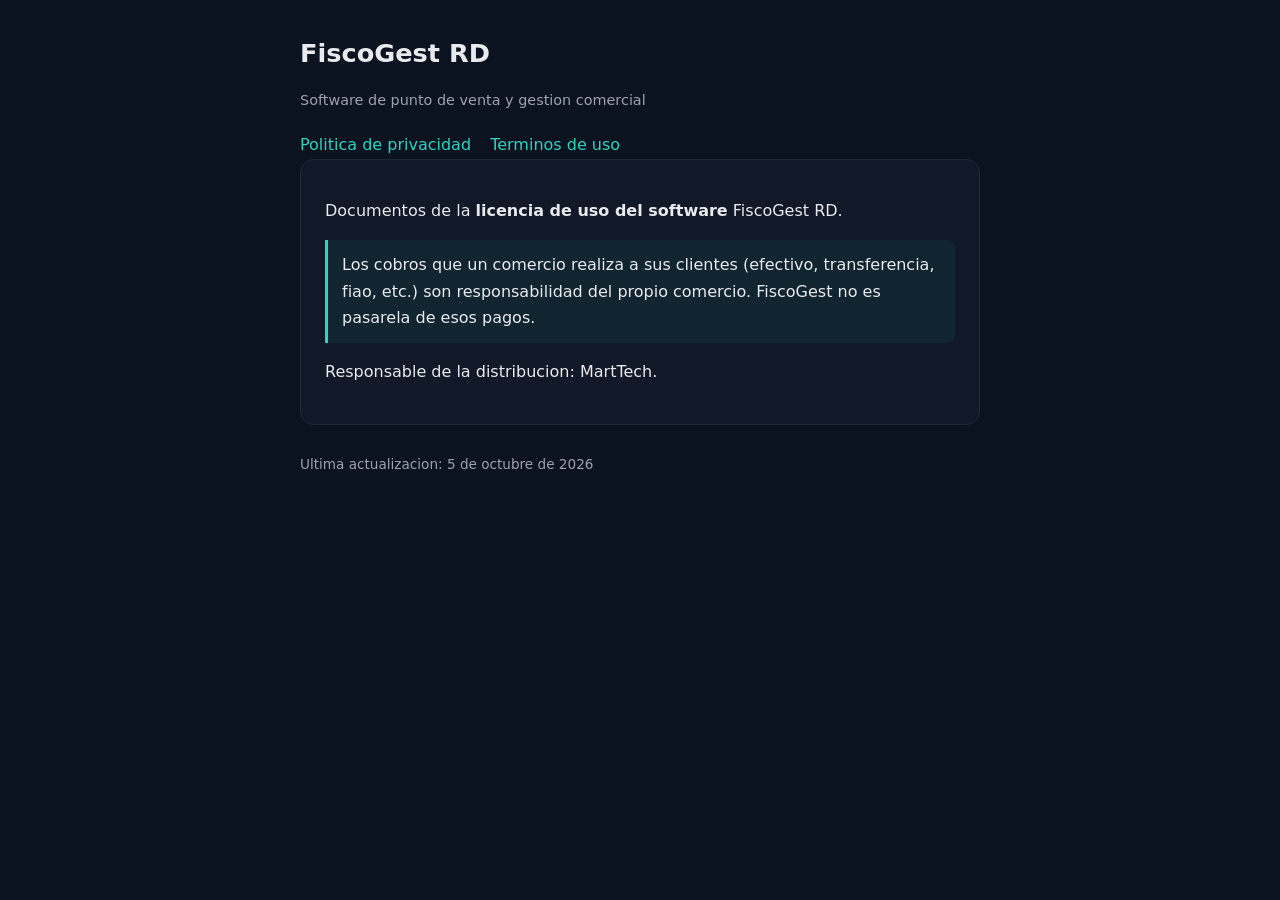
<file: index.html>
<!DOCTYPE html>
<html lang="es">
<head>
  <meta charset="utf-8" />
  <meta name="viewport" content="width=device-width, initial-scale=1" />
  <title>FiscoGest RD - Legal</title>
  <link rel="stylesheet" href="styles.css" />
</head>
<body>
  <div class="wrap">
    <h1>FiscoGest RD</h1>
    <p class="meta">Software de punto de venta y gestion comercial</p>
    <nav>
      <a href="privacidad.html">Politica de privacidad</a>
      <a href="terminos.html">Terminos de uso</a>
    </nav>
    <div class="card">
      <p>Documentos de la <strong>licencia de uso del software</strong> FiscoGest RD.</p>
      <div class="note">
        Los cobros que un comercio realiza a sus clientes (efectivo, transferencia, fiao, etc.)
        son responsabilidad del propio comercio. FiscoGest no es pasarela de esos pagos.
      </div>
      <p>Responsable de la distribucion: MartTech.</p>
    </div>
    <footer>Ultima actualizacion: 5 de octubre de 2026</footer>
  </div>
</body>
</html>
</file>
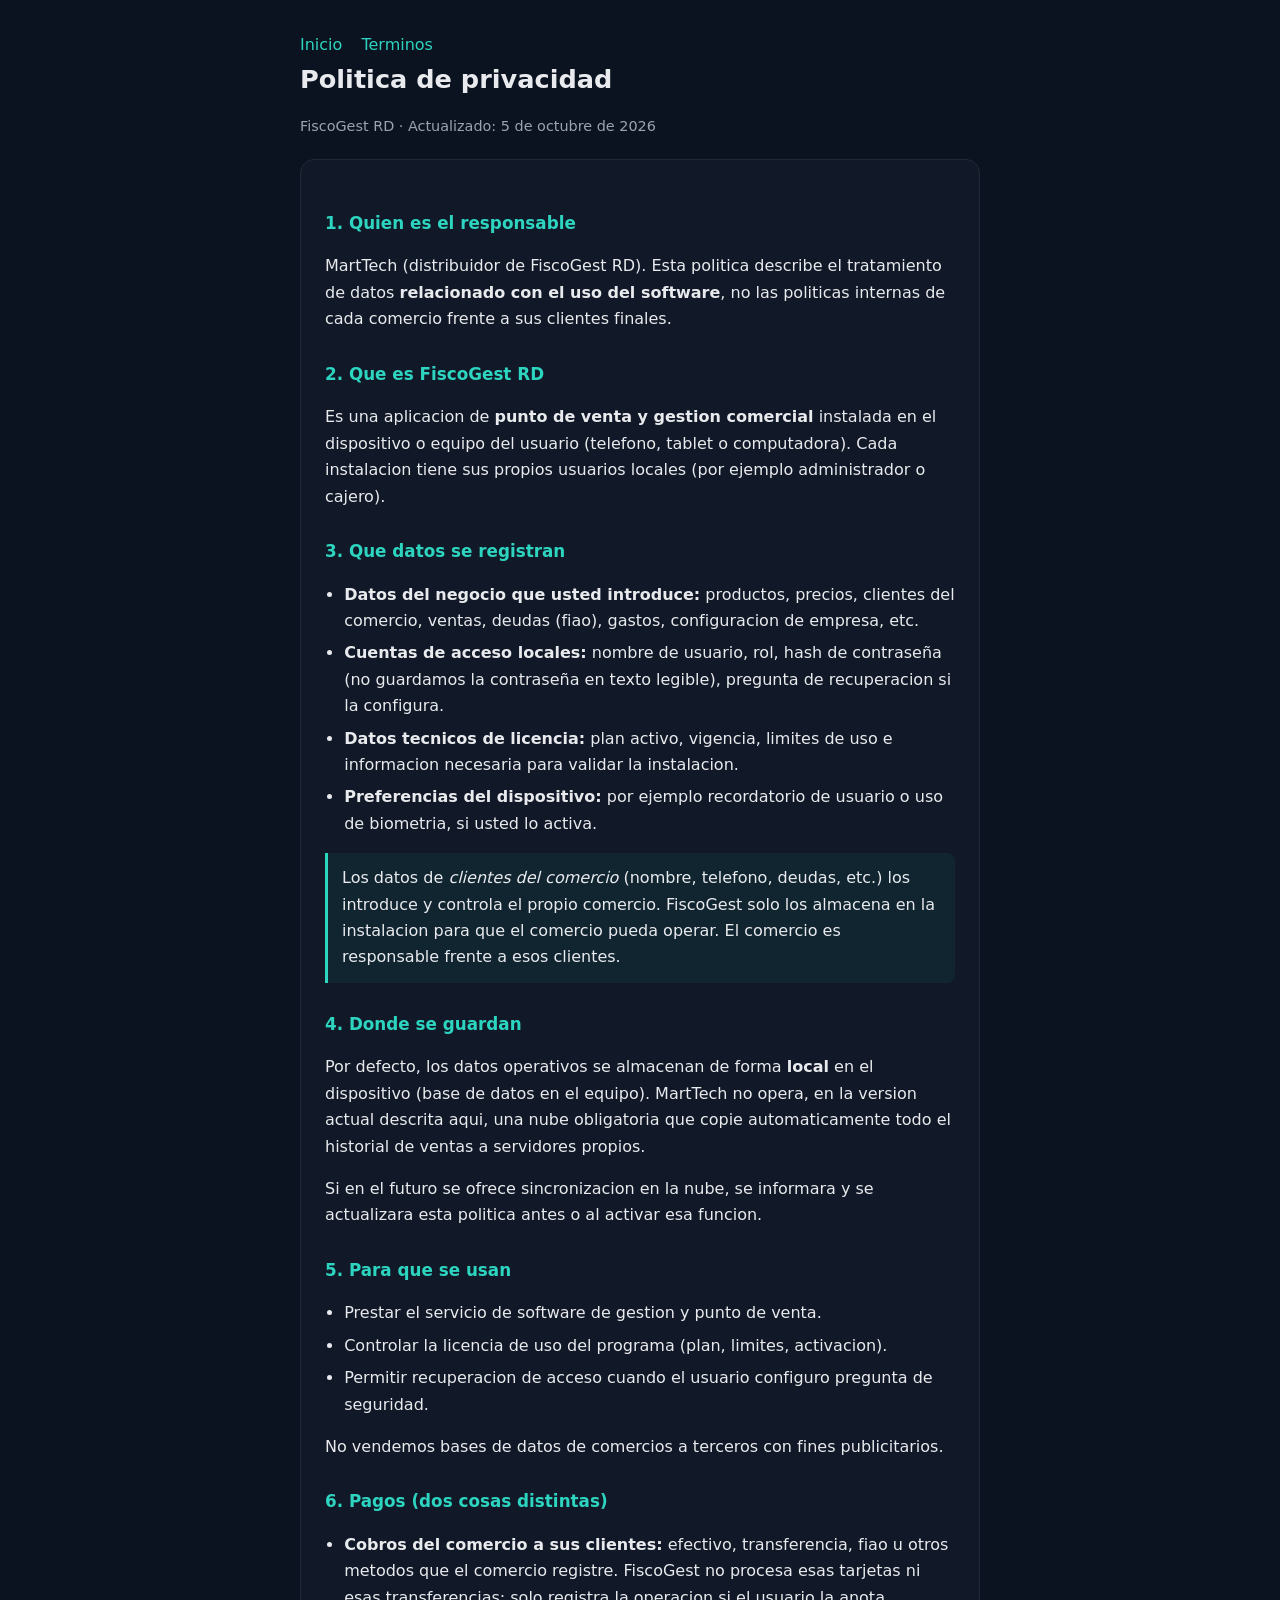
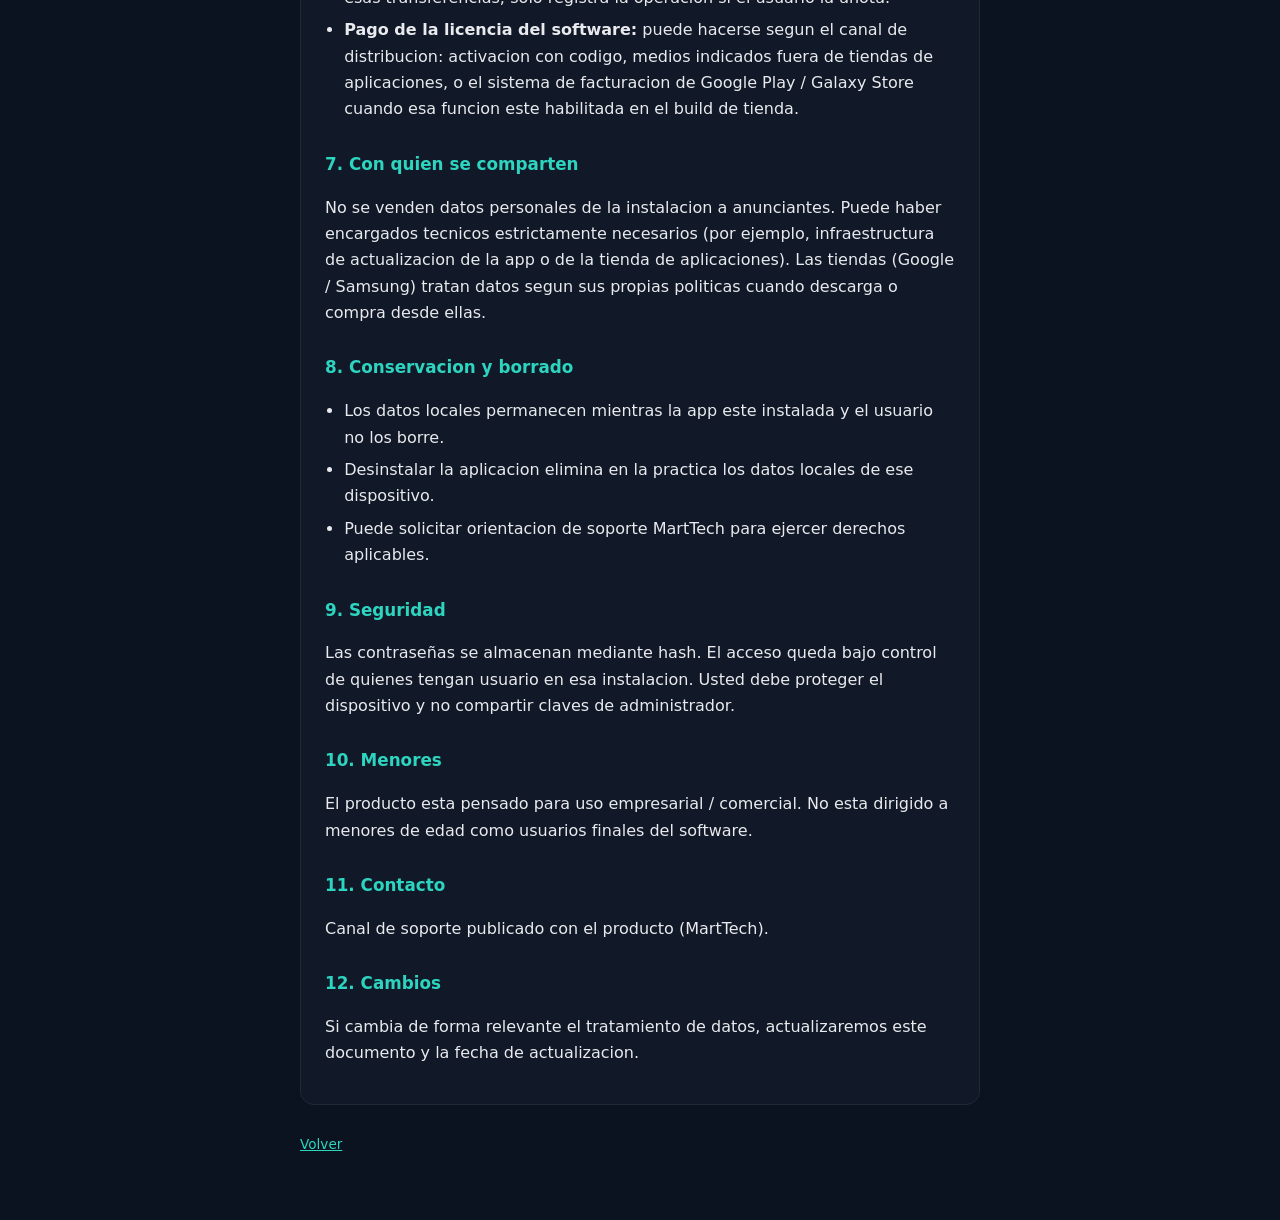
<file: privacidad.html>
<!DOCTYPE html>
<html lang="es">
<head>
  <meta charset="utf-8" />
  <meta name="viewport" content="width=device-width, initial-scale=1" />
  <title>Privacidad - FiscoGest RD</title>
  <link rel="stylesheet" href="styles.css" />
</head>
<body>
  <div class="wrap">
    <nav>
      <a href="index.html">Inicio</a>
      <a href="terminos.html">Terminos</a>
    </nav>
    <h1>Politica de privacidad</h1>
    <p class="meta">FiscoGest RD · Actualizado: 5 de octubre de 2026</p>
    <div class="card">

      <h2>1. Quien es el responsable</h2>
      <p>MartTech (distribuidor de FiscoGest RD). Esta politica describe el tratamiento de datos
      <strong>relacionado con el uso del software</strong>, no las politicas internas de cada comercio
      frente a sus clientes finales.</p>

      <h2>2. Que es FiscoGest RD</h2>
      <p>Es una aplicacion de <strong>punto de venta y gestion comercial</strong> instalada en el
      dispositivo o equipo del usuario (telefono, tablet o computadora). Cada instalacion tiene
      sus propios usuarios locales (por ejemplo administrador o cajero).</p>

      <h2>3. Que datos se registran</h2>
      <ul>
        <li><strong>Datos del negocio que usted introduce:</strong> productos, precios, clientes del comercio, ventas, deudas (fiao), gastos, configuracion de empresa, etc.</li>
        <li><strong>Cuentas de acceso locales:</strong> nombre de usuario, rol, hash de contraseña (no guardamos la contraseña en texto legible), pregunta de recuperacion si la configura.</li>
        <li><strong>Datos tecnicos de licencia:</strong> plan activo, vigencia, limites de uso e informacion necesaria para validar la instalacion.</li>
        <li><strong>Preferencias del dispositivo:</strong> por ejemplo recordatorio de usuario o uso de biometria, si usted lo activa.</li>
      </ul>
      <div class="note">
        Los datos de <em>clientes del comercio</em> (nombre, telefono, deudas, etc.) los introduce
        y controla el propio comercio. FiscoGest solo los almacena en la instalacion para que
        el comercio pueda operar. El comercio es responsable frente a esos clientes.
      </div>

      <h2>4. Donde se guardan</h2>
      <p>Por defecto, los datos operativos se almacenan de forma <strong>local</strong> en el
      dispositivo (base de datos en el equipo). MartTech no opera, en la version actual descrita
      aqui, una nube obligatoria que copie automaticamente todo el historial de ventas a servidores propios.</p>
      <p>Si en el futuro se ofrece sincronizacion en la nube, se informara y se actualizara esta politica
      antes o al activar esa funcion.</p>

      <h2>5. Para que se usan</h2>
      <ul>
        <li>Prestar el servicio de software de gestion y punto de venta.</li>
        <li>Controlar la licencia de uso del programa (plan, limites, activacion).</li>
        <li>Permitir recuperacion de acceso cuando el usuario configuro pregunta de seguridad.</li>
      </ul>
      <p>No vendemos bases de datos de comercios a terceros con fines publicitarios.</p>

      <h2>6. Pagos (dos cosas distintas)</h2>
      <ul>
        <li><strong>Cobros del comercio a sus clientes:</strong> efectivo, transferencia, fiao u otros metodos que el comercio registre. FiscoGest no procesa esas tarjetas ni esas transferencias; solo registra la operacion si el usuario la anota.</li>
        <li><strong>Pago de la licencia del software:</strong> puede hacerse segun el canal de distribucion: activacion con codigo, medios indicados fuera de tiendas de aplicaciones, o el sistema de facturacion de Google Play / Galaxy Store cuando esa funcion este habilitada en el build de tienda.</li>
      </ul>

      <h2>7. Con quien se comparten</h2>
      <p>No se venden datos personales de la instalacion a anunciantes. Puede haber encargados tecnicos
      estrictamente necesarios (por ejemplo, infraestructura de actualizacion de la app o de la tienda
      de aplicaciones). Las tiendas (Google / Samsung) tratan datos segun sus propias politicas cuando
      descarga o compra desde ellas.</p>

      <h2>8. Conservacion y borrado</h2>
      <ul>
        <li>Los datos locales permanecen mientras la app este instalada y el usuario no los borre.</li>
        <li>Desinstalar la aplicacion elimina en la practica los datos locales de ese dispositivo.</li>
        <li>Puede solicitar orientacion de soporte MartTech para ejercer derechos aplicables.</li>
      </ul>

      <h2>9. Seguridad</h2>
      <p>Las contraseñas se almacenan mediante hash. El acceso queda bajo control de quienes tengan
      usuario en esa instalacion. Usted debe proteger el dispositivo y no compartir claves de administrador.</p>

      <h2>10. Menores</h2>
      <p>El producto esta pensado para uso empresarial / comercial. No esta dirigido a menores de edad
      como usuarios finales del software.</p>

      <h2>11. Contacto</h2>
      <p>Canal de soporte publicado con el producto (MartTech).</p>

      <h2>12. Cambios</h2>
      <p>Si cambia de forma relevante el tratamiento de datos, actualizaremos este documento y la
      fecha de actualizacion.</p>
    </div>
    <footer><a href="index.html">Volver</a></footer>
  </div>
</body>
</html>
</file>
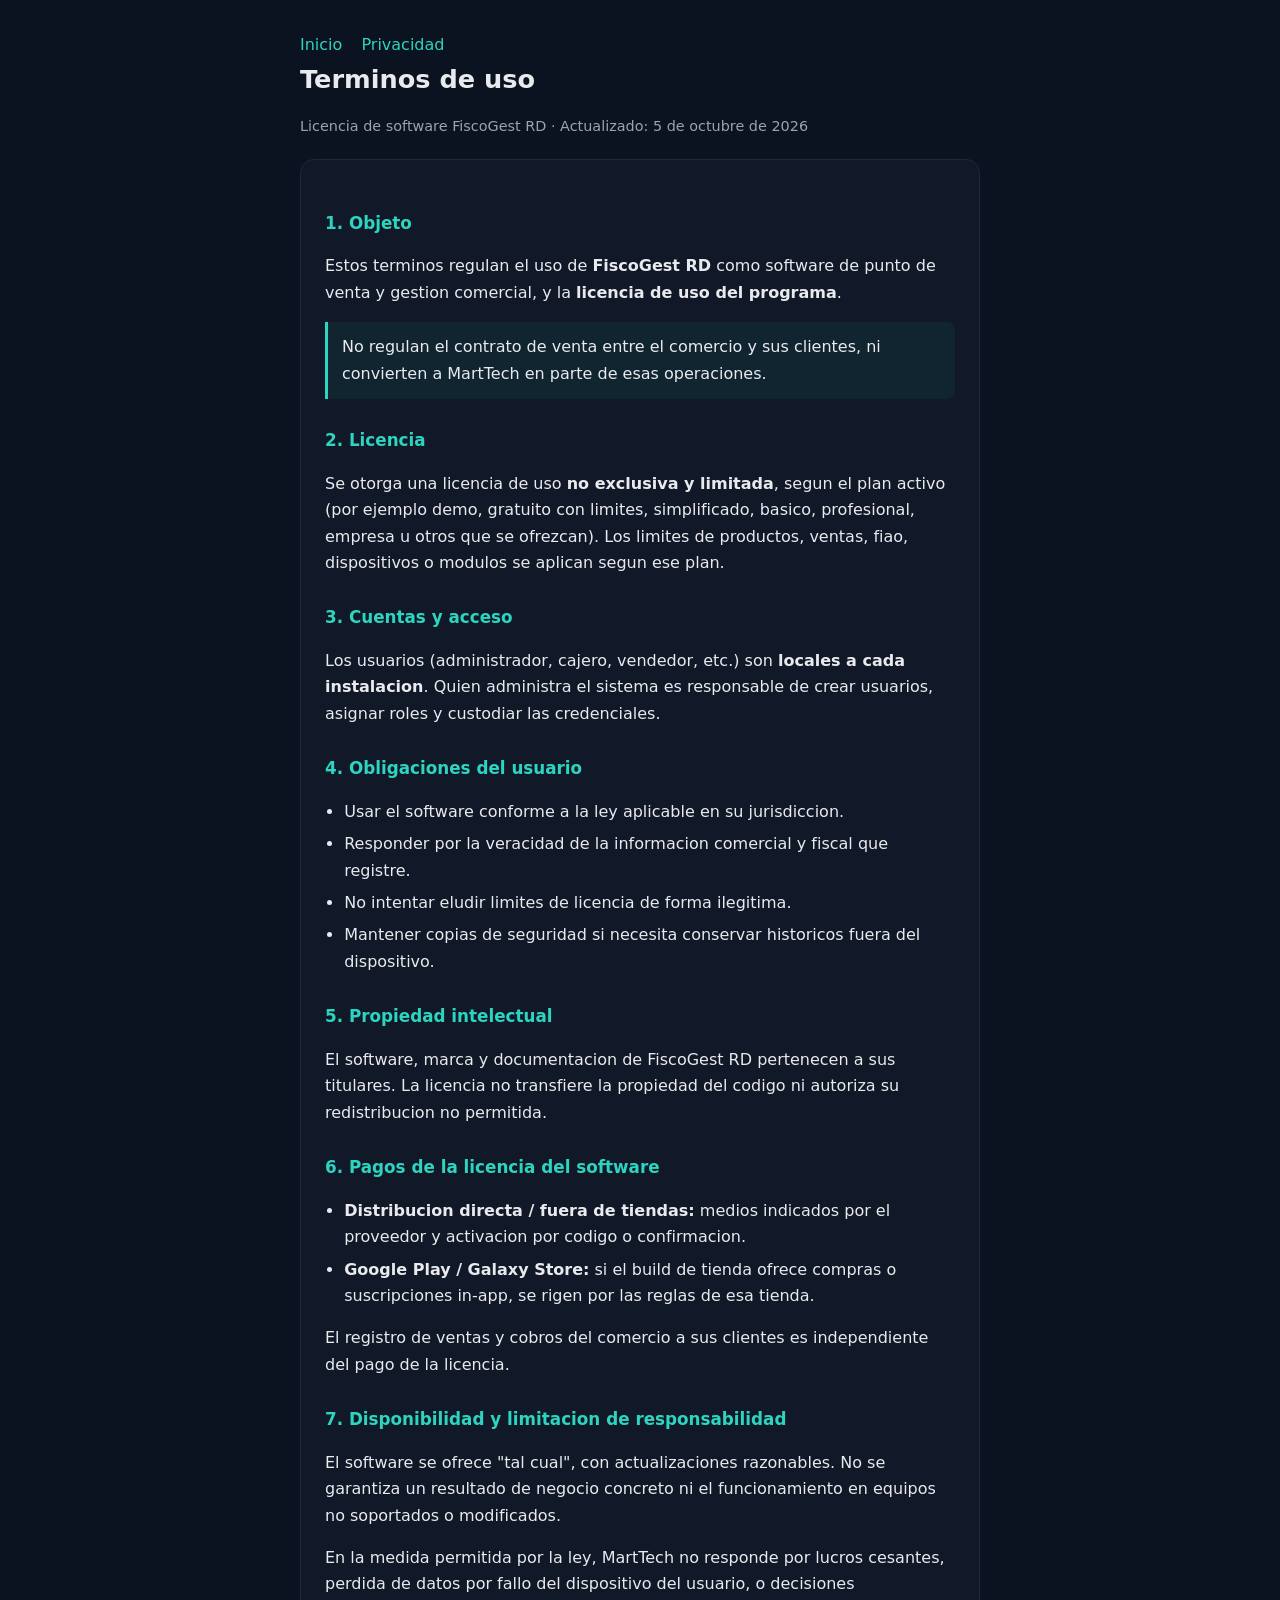
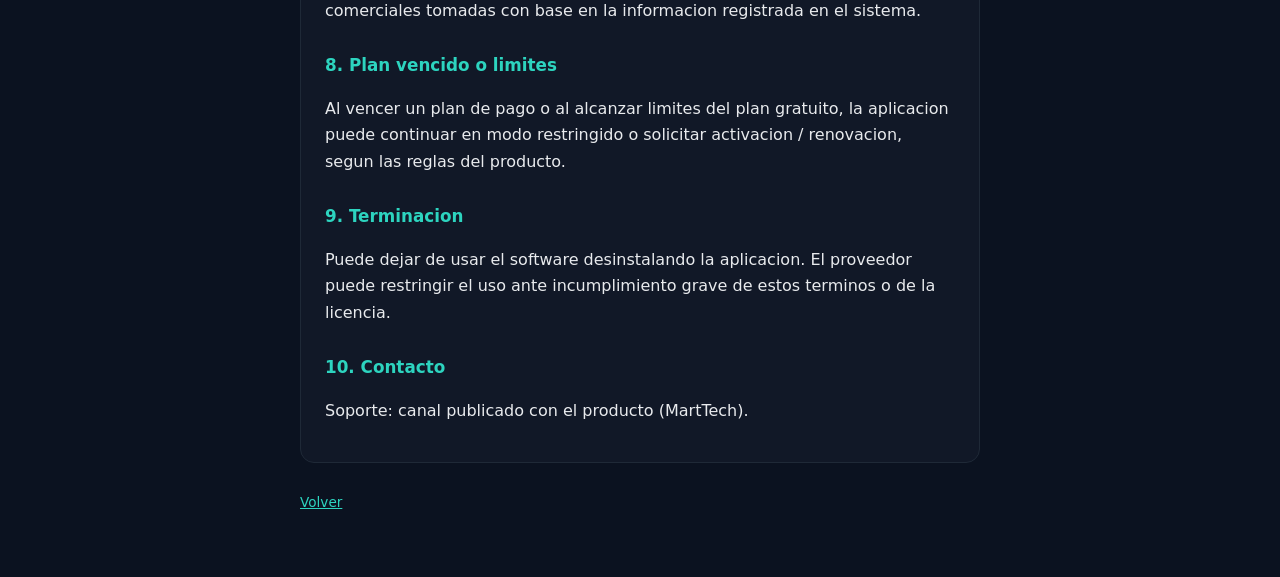
<file: terminos.html>
<!DOCTYPE html>
<html lang="es">
<head>
  <meta charset="utf-8" />
  <meta name="viewport" content="width=device-width, initial-scale=1" />
  <title>Terminos - FiscoGest RD</title>
  <link rel="stylesheet" href="styles.css" />
</head>
<body>
  <div class="wrap">
    <nav>
      <a href="index.html">Inicio</a>
      <a href="privacidad.html">Privacidad</a>
    </nav>
    <h1>Terminos de uso</h1>
    <p class="meta">Licencia de software FiscoGest RD · Actualizado: 5 de octubre de 2026</p>
    <div class="card">

      <h2>1. Objeto</h2>
      <p>Estos terminos regulan el uso de <strong>FiscoGest RD</strong> como software de punto de venta
      y gestion comercial, y la <strong>licencia de uso del programa</strong>.</p>
      <div class="note">
        No regulan el contrato de venta entre el comercio y sus clientes, ni convierten a MartTech
        en parte de esas operaciones.
      </div>

      <h2>2. Licencia</h2>
      <p>Se otorga una licencia de uso <strong>no exclusiva y limitada</strong>, segun el plan activo
      (por ejemplo demo, gratuito con limites, simplificado, basico, profesional, empresa u otros
      que se ofrezcan). Los limites de productos, ventas, fiao, dispositivos o modulos se aplican
      segun ese plan.</p>

      <h2>3. Cuentas y acceso</h2>
      <p>Los usuarios (administrador, cajero, vendedor, etc.) son <strong>locales a cada instalacion</strong>.
      Quien administra el sistema es responsable de crear usuarios, asignar roles y custodiar las credenciales.</p>

      <h2>4. Obligaciones del usuario</h2>
      <ul>
        <li>Usar el software conforme a la ley aplicable en su jurisdiccion.</li>
        <li>Responder por la veracidad de la informacion comercial y fiscal que registre.</li>
        <li>No intentar eludir limites de licencia de forma ilegitima.</li>
        <li>Mantener copias de seguridad si necesita conservar historicos fuera del dispositivo.</li>
      </ul>

      <h2>5. Propiedad intelectual</h2>
      <p>El software, marca y documentacion de FiscoGest RD pertenecen a sus titulares. La licencia
      no transfiere la propiedad del codigo ni autoriza su redistribucion no permitida.</p>

      <h2>6. Pagos de la licencia del software</h2>
      <ul>
        <li><strong>Distribucion directa / fuera de tiendas:</strong> medios indicados por el proveedor y activacion por codigo o confirmacion.</li>
        <li><strong>Google Play / Galaxy Store:</strong> si el build de tienda ofrece compras o suscripciones in-app, se rigen por las reglas de esa tienda.</li>
      </ul>
      <p>El registro de ventas y cobros del comercio a sus clientes es independiente del pago de la licencia.</p>

      <h2>7. Disponibilidad y limitacion de responsabilidad</h2>
      <p>El software se ofrece &quot;tal cual&quot;, con actualizaciones razonables. No se garantiza un resultado
      de negocio concreto ni el funcionamiento en equipos no soportados o modificados.</p>
      <p>En la medida permitida por la ley, MartTech no responde por lucros cesantes, perdida de datos
      por fallo del dispositivo del usuario, o decisiones comerciales tomadas con base en la informacion
      registrada en el sistema.</p>

      <h2>8. Plan vencido o limites</h2>
      <p>Al vencer un plan de pago o al alcanzar limites del plan gratuito, la aplicacion puede
      continuar en modo restringido o solicitar activacion / renovacion, segun las reglas del producto.</p>

      <h2>9. Terminacion</h2>
      <p>Puede dejar de usar el software desinstalando la aplicacion. El proveedor puede restringir
      el uso ante incumplimiento grave de estos terminos o de la licencia.</p>

      <h2>10. Contacto</h2>
      <p>Soporte: canal publicado con el producto (MartTech).</p>
    </div>
    <footer><a href="index.html">Volver</a></footer>
  </div>
</body>
</html>
</file>
<file: styles.css>
:root { --bg:#0b1220; --card:#111827; --text:#e8eaed; --muted:#9ca3af; --accent:#2dd4bf; }
* { box-sizing: border-box; }
body { margin:0; font-family: system-ui, -apple-system, Segoe UI, Roboto, sans-serif;
  background: var(--bg); color: var(--text); line-height: 1.65; }
.wrap { max-width: 720px; margin: 0 auto; padding: 32px 20px 64px; }
h1 { font-size: 1.6rem; margin: 0 0 8px; font-weight: 800; }
h2 { font-size: 1.05rem; margin: 28px 0 8px; color: var(--accent); }
.meta { color: var(--muted); font-size: 0.9rem; margin-bottom: 20px; }
a { color: var(--accent); }
.card { background: var(--card); border: 1px solid #1f2937; border-radius: 14px; padding: 22px 24px; }
ul { padding-left: 1.2rem; }
li { margin: 6px 0; }
.note { background: #0f766e22; border-left: 3px solid var(--accent); padding: 12px 14px; margin: 16px 0; border-radius: 0 8px 8px 0; }
footer { margin-top: 28px; color: var(--muted); font-size: 0.85rem; }
nav a { margin-right: 14px; text-decoration: none; }
</file>
